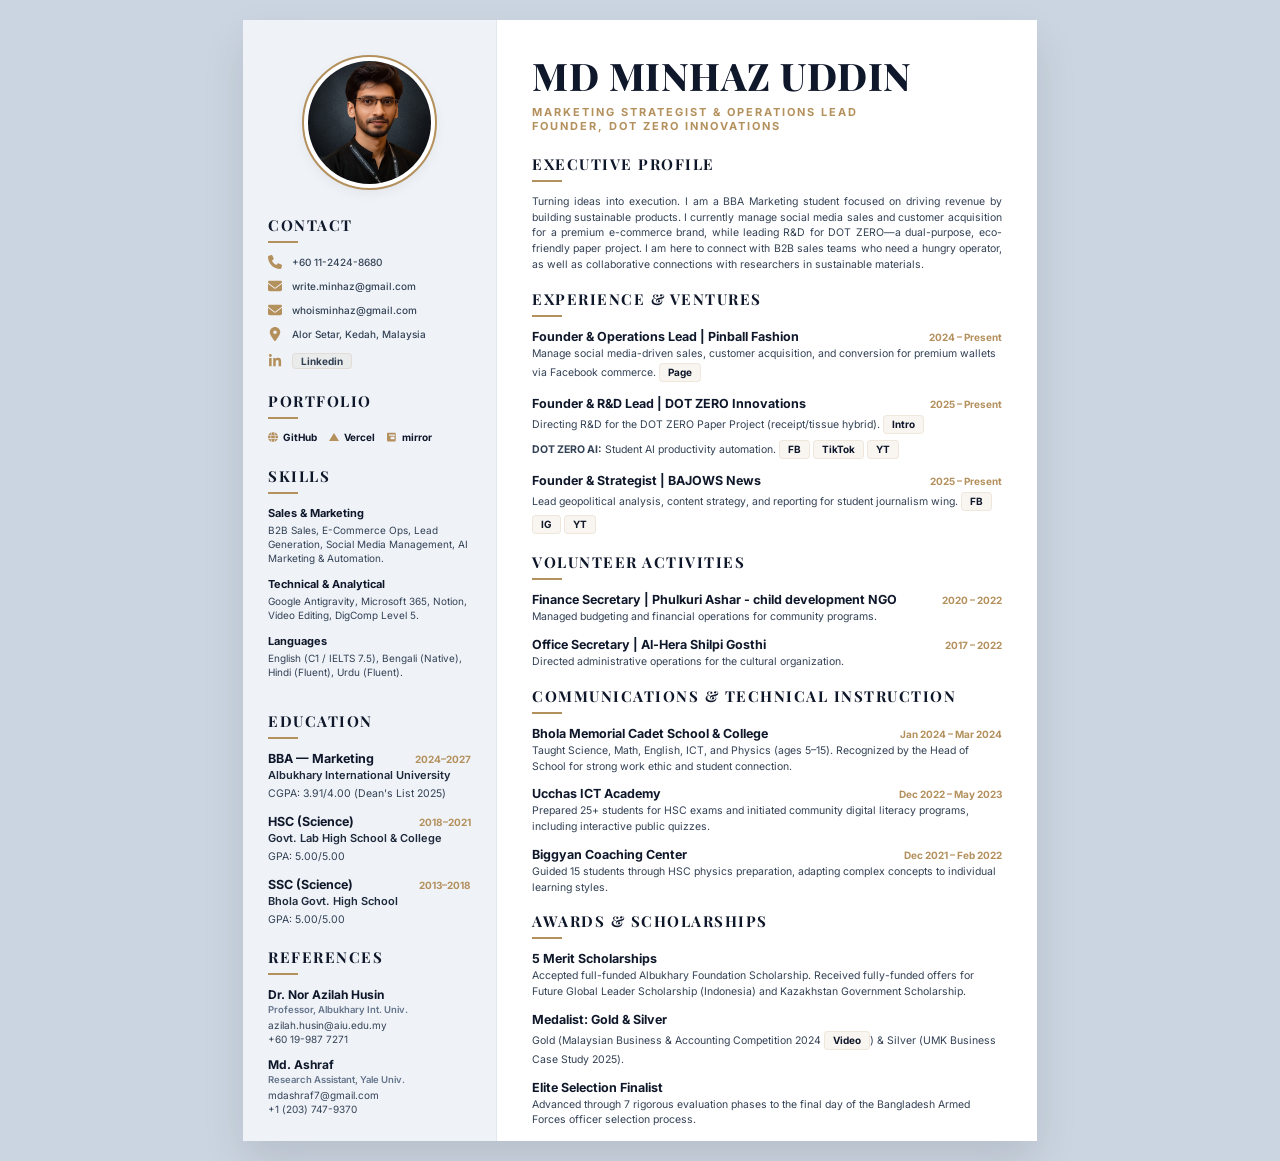
<file: MD_MINHAZ_UDDIN_Resume_Modern.html>
<!DOCTYPE html>
<html lang="en">
<head>
    <meta charset="UTF-8">
    <meta name="viewport" content="width=device-width, initial-scale=1.0">
    <title>MD MINHAZ UDDIN - Executive Resume</title>
    <link rel="preconnect" href="https://fonts.googleapis.com">
    <link rel="preconnect" href="https://fonts.gstatic.com" crossorigin>
    <link href="https://fonts.googleapis.com/css2?family=Inter:wght@300;400;500;600;700&family=Playfair+Display:wght@600;700;800&display=swap" rel="stylesheet">
    <style>
        :root {
            --navy: #0F172A;
            --navy-light: #1E293B;
            --gold: #B4905D;
            --text-main: #334155;
            --text-light: #64748B;
            --bg-left: #EFF3F8;
            --bg-right: #FFFFFF;
            --border-light: #E2E8F0;
        }

        * {
            box-sizing: border-box;
            margin: 0;
            padding: 0;
        }

        body {
            font-family: 'Inter', sans-serif;
            background-color: #CBD5E1;
            display: flex;
            justify-content: center;
            align-items: center;
            min-height: 100vh;
            padding: 20px;
            color: var(--text-main);
            -webkit-print-color-adjust: exact !important;
            print-color-adjust: exact !important;
        }

        .resume {
            width: 210mm;
            height: 296.5mm;
            background-color: var(--bg-right);
            display: flex;
            box-shadow: 0 20px 40px rgba(0, 0, 0, 0.1);
            position: relative;
            overflow: hidden;
        }

        @media print {
            body { background: #fff; padding: 0; }
            .resume { box-shadow: none; border: none; }
            @page { size: A4; margin: 0; }
        }

        /* Layout */
        .col-left {
            width: 32%;
            background-color: var(--bg-left);
            padding: 35px 25px;
            border-right: 1px solid var(--border-light);
            display: flex;
            flex-direction: column;
            gap: 20px;
        }

        .col-right {
            width: 68%;
            padding: 35px 35px;
            display: flex;
            flex-direction: column;
            gap: 16px;
        }

        /* Profile Photo */
        .profile-container {
            display: flex;
            justify-content: center;
            margin-bottom: 5px;
        }
        
        .profile-pic {
            width: 135px;
            height: 135px;
            border-radius: 50%;
            object-fit: cover;
            border: 2px solid var(--gold);
            padding: 4px;
            background-color: #fff;
            box-shadow: 0 4px 12px rgba(0,0,0,0.05);
        }

        /* Header (Right) */
        .header-right {
            margin-bottom: 5px;
        }

        .name {
            font-family: 'Playfair Display', serif;
            font-size: 38px;
            font-weight: 800;
            color: var(--navy);
            letter-spacing: 0.5px;
            text-transform: uppercase;
            line-height: 1.1;
            margin-bottom: 8px;
        }

        .subtitle {
            font-size: 11px;
            font-weight: 700;
            color: var(--gold);
            text-transform: uppercase;
            letter-spacing: 2px;
        }

        /* Section Titles */
        .section-title {
            font-family: 'Playfair Display', serif;
            font-size: 15px;
            font-weight: 700;
            color: var(--navy);
            text-transform: uppercase;
            letter-spacing: 1.5px;
            margin-bottom: 12px;
            display: flex;
            flex-direction: column;
            gap: 6px;
        }

        .section-title::after {
            content: '';
            width: 30px;
            height: 2px;
            background-color: var(--gold);
        }

        /* Contact Items */
        .contact-list {
            display: flex;
            flex-direction: column;
            gap: 10px;
        }

        .contact-item {
            display: flex;
            align-items: center;
            gap: 10px;
            font-size: 10px;
            color: var(--text-main);
            font-weight: 500;
        }

        .contact-icon {
            width: 14px;
            height: 14px;
            display: flex;
            align-items: center;
            justify-content: center;
            color: var(--gold);
            flex-shrink: 0;
        }

        .contact-icon svg {
            width: 100%;
            height: 100%;
            fill: currentColor;
        }

        .contact-item a {
            color: var(--text-main);
            text-decoration: none;
        }

        /* Portfolio Horizontal Links */
        .portfolio-links {
            display: flex;
            flex-wrap: wrap;
            gap: 12px;
        }

        .portfolio-link {
            font-size: 10px;
            font-weight: 700;
            color: var(--navy);
            text-decoration: none;
            display: inline-flex;
            align-items: center;
            gap: 5px;
            border-bottom: 1px solid transparent;
            padding-bottom: 2px;
        }

        .portfolio-link svg {
            width: 10px;
            height: 10px;
            fill: var(--gold);
        }

        .portfolio-link:hover {
            border-bottom-color: var(--gold);
        }

        /* Timelines & Items */
        .timeline {
            display: flex;
            flex-direction: column;
            gap: 12px;
        }

        .item-header {
            display: flex;
            justify-content: space-between;
            align-items: baseline;
            margin-bottom: 2px;
        }

        .item-title {
            font-size: 12.5px;
            font-weight: 700;
            color: var(--navy);
        }

        .item-date {
            font-size: 10px;
            font-weight: 700;
            color: var(--gold);
        }

        .item-subtitle {
            font-size: 11px;
            font-weight: 600;
            color: var(--navy-light);
            margin-bottom: 4px;
        }

        p, li, .text-block {
            font-size: 10.5px;
            line-height: 1.5;
            color: var(--text-main);
        }

        ul {
            padding-left: 14px;
            margin-top: 4px;
        }

        li {
            margin-bottom: 3px;
        }
        
        li::marker {
            color: var(--gold);
        }

        /* Embed Links - CTA Style */
        .embed-link {
            display: inline-flex;
            align-items: center;
            gap: 5px;
            color: var(--navy);
            background: rgba(180, 144, 93, 0.08);
            padding: 1px 8px;
            border-radius: 4px;
            font-weight: 700;
            text-decoration: none;
            font-size: 10px;
            transition: all 0.2s ease;
            margin: 2px 0;
            border: 1px solid rgba(180, 144, 93, 0.15);
        }

        .embed-link:hover {
            background: var(--gold);
            color: #fff;
            transform: translateY(-1px);
            box-shadow: 0 4px 10px rgba(180, 144, 93, 0.2);
            border-color: var(--gold);
        }

        .embed-link svg {
            width: 10px;
            height: 10px;
            fill: var(--gold);
            transition: fill 0.2s;
        }

        .embed-link:hover svg {
            fill: #fff;
        }

        /* Skills specific */
        .skill-group {
            margin-bottom: 12px;
        }
        
        .skill-group strong {
            display: block;
            font-size: 11px;
            font-weight: 700;
            color: var(--navy);
            margin-bottom: 3px;
        }

        .skill-group p {
            font-size: 10px;
            line-height: 1.4;
        }

        /* References */
        .ref-item {
            margin-bottom: 12px;
        }
        
        .ref-name {
            font-size: 12px;
            font-weight: 700;
            color: var(--navy);
            margin-bottom: 2px;
        }

        .ref-sub {
            font-size: 9.5px;
            font-weight: 600;
            color: var(--text-light);
            margin-bottom: 4px;
        }

        .ref-contact a, .ref-contact span {
            display: block;
            font-size: 10px;
            color: var(--text-main);
            text-decoration: none;
            margin-bottom: 2px;
        }

        .ref-contact a:hover {
            color: var(--gold);
        }

        .about-text {
            text-align: justify;
        }
    </style>
</head>
<body>
    <div class="resume">
        <!-- Left Column -->
        <div class="col-left">
            <div class="profile-container">
                <img src="assets/photo.jpg" alt="MD MINHAZ UDDIN" class="profile-pic">
            </div>

            <div>
                <div class="section-title">CONTACT</div>
                <div class="contact-list">
                    <div class="contact-item">
                        <div class="contact-icon"><svg viewBox="0 0 512 512"><path d="M164.9 24.6c-7.7-18.6-28-28.5-47.4-23.2l-88 24C12.1 30.2 0 46 0 64C0 311.4 200.6 512 448 512c18 0 33.8-12.1 38.6-29.5l24-88c5.3-19.4-4.6-39.7-23.2-47.4l-96-40c-16.3-6.8-35.2-2.1-46.3 11.6L304.7 368C234.3 334.7 177.3 277.7 144 207.3L193.3 167c13.7-11.2 18.4-30 11.6-46.3l-40-96z"/></svg></div>
                        <span>+60 11-2424-8680</span>
                    </div>
                    <div class="contact-item">
                        <div class="contact-icon"><svg viewBox="0 0 512 512"><path d="M48 64C21.5 64 0 85.5 0 112c0 15.1 7.1 29.3 19.2 38.4L236.8 313.6c11.4 8.5 27 8.5 38.4 0L492.8 150.4c12.1-9.1 19.2-23.3 19.2-38.4c0-26.5-21.5-48-48-48H48zM0 176V384c0 35.3 28.7 64 64 64H448c35.3 0 64-28.7 64-64V176L294.4 339.2c-22.8 17.1-54 17.1-76.8 0L0 176z"/></svg></div>
                        <a href="mailto:write.minhaz@gmail.com">write.minhaz@gmail.com</a>
                    </div>
                    <div class="contact-item">
                        <div class="contact-icon"><svg viewBox="0 0 512 512"><path d="M48 64C21.5 64 0 85.5 0 112c0 15.1 7.1 29.3 19.2 38.4L236.8 313.6c11.4 8.5 27 8.5 38.4 0L492.8 150.4c12.1-9.1 19.2-23.3 19.2-38.4c0-26.5-21.5-48-48-48H48zM0 176V384c0 35.3 28.7 64 64 64H448c35.3 0 64-28.7 64-64V176L294.4 339.2c-22.8 17.1-54 17.1-76.8 0L0 176z"/></svg></div>
                        <a href="mailto:whoisminhaz@gmail.com">whoisminhaz@gmail.com</a>
                    </div>
                    <div class="contact-item">
                        <div class="contact-icon"><svg viewBox="0 0 384 512"><path d="M215.7 499.2C267 435 384 279.4 384 192C384 86 298 0 192 0S0 86 0 192c0 87.4 117 243 168.3 307.2c12.3 15.3 35.1 15.3 47.4 0zM192 128a64 64 0 1 1 0 128 64 64 0 1 1 0-128z"/></svg></div>
                        <span>Alor Setar, Kedah, Malaysia</span>
                    </div>
                    <div class="contact-item">
                        <div class="contact-icon"><svg viewBox="0 0 448 512"><path d="M100.3 448H7.4V148.9h92.9zM53.8 108.1C24.1 108.1 0 83.5 0 53.8a53.8 53.8 0 0 1 107.6 0c0 29.7-24.1 54.3-53.8 54.3zM447.9 448h-92.7V302.4c0-34.7-.7-79.2-48.3-79.2-48.3 0-55.7 37.7-55.7 76.7V448h-92.8V148.9h89.1v40.8h1.3c12.4-23.5 42.7-48.3 87.9-48.3 94 0 111.3 61.9 111.3 142.3V448z"/></svg></div>
                        <a href="https://linkedin.com/in/whoisminhaz" target="_blank" class="embed-link">Linkedin</a>
                    </div>
                </div>
            </div>

            <div>
                <div class="section-title">PORTFOLIO</div>
                <div class="portfolio-links">
                    <a href="https://whoisminhaz.github.io/portfolio/" target="_blank" class="portfolio-link"><svg viewBox="0 0 512 512"><path d="M352 256c0 22.2-1.2 43.6-3.3 64H163.3c-2.2-20.4-3.3-41.8-3.3-64s1.2-43.6 3.3-64h185.4c2.2 20.4 3.3 41.8 3.3 64zm28.8-64h123.1c5.3 20.5 8.1 41.9 8.1 64s-2.8 43.5-8.1 64H380.8c2.1-20.6 3.2-42 3.2-64s-1.1-43.4-3.2-64zm112.6-32H376.7c-10-63.9-29.8-117.4-55.3-151.6c78.3 20.7 142 77.5 171.9 151.6zm-149.1 0H167.7c6.1-36.4 15.5-68.6 27-94.7c10.5-23.6 22.2-40.7 33.5-51.5C239.4 3.2 248.7 0 256 0s16.6 3.2 27.8 13.8c11.3 10.8 23 27.9 33.5 51.5c11.6 26 20.9 58.2 27 94.7zm-209 0H18.6C48.6 85.9 112.2 29.1 190.6 8.4C165.1 42.6 145.3 96.1 135.3 160zM8.1 192H131.2c-2.1 20.6-3.2 42-3.2 64s1.1 43.4 3.2 64H8.1C2.8 299.5 0 278.1 0 256s2.8-43.5 8.1-64zM194.7 446.6c-11.6-26-20.9-58.2-27-94.6h176.6c-6.1 36.4-15.5 68.6-27 94.6c-10.5 23.6-22.2 40.7-33.5 51.5C272.6 508.8 263.3 512 256 512s-16.6-3.2-27.8-13.8c-11.3-10.8-23-27.9-33.5-51.5zM135.3 352c10 63.9 29.8 117.4 55.3 151.6C112.2 482.9 48.6 426.1 18.6 352H135.3zm358.1 0c-29.9 74.1-93.6 130.9-171.9 151.6c25.5-34.2 45.2-87.7 55.3-151.6h116.6z"/></svg> GitHub</a>
                    <a href="https://whoisminhaz.vercel.app/" target="_blank" class="portfolio-link"><svg viewBox="0 0 512 512"><path d="M256 48L512 464H0L256 48z"/></svg> Vercel</a>
                    <a href="https://portfolio.whoisminhaz.workers.dev/" target="_blank" class="portfolio-link"><svg viewBox="0 0 512 512"><path d="M400 32H48C21.5 32 0 53.5 0 80v352c0 26.5 21.5 48 48 48h352c26.5 0 48-21.5 48-48V80c0-26.5-21.5-48-48-48zm-16.4 336H240.2c-35.1 0-63.5-28.5-63.5-63.6 0-35.1 28.5-63.6 63.5-63.6h143.4V368zM384 192H128c-17.7 0-32-14.3-32-32s14.3-32 32-32h256c17.7 0 32 14.3 32 32s-14.3 32-32 32z"/></svg> mirror</a>
                </div>
            </div>

            <div>
                <div class="section-title">SKILLS</div>
                <div class="skill-group">
                    <strong>Sales & Marketing</strong>
                    <p>B2B Sales, E-Commerce Ops, Lead Generation, Social Media Management, AI Marketing & Automation.</p>
                </div>
                <div class="skill-group">
                    <strong>Technical & Analytical</strong>
                    <p>Google Antigravity, Microsoft 365, Notion, Video Editing, DigComp Level 5.</p>
                </div>
                <div class="skill-group">
                    <strong>Languages</strong>
                    <p>English (C1 / IELTS 7.5), Bengali (Native), Hindi (Fluent), Urdu (Fluent).</p>
                </div>
            </div>

            <div>
                <div class="section-title">EDUCATION</div>
                <div class="timeline">
                    <div class="timeline-item">
                        <div class="item-header"><div class="item-title">BBA — Marketing</div><div class="item-date">2024–2027</div></div>
                        <div class="item-subtitle">Albukhary International University</div>
                        <p>CGPA: 3.91/4.00 (Dean's List 2025)</p>
                    </div>
                    <div class="timeline-item">
                        <div class="item-header"><div class="item-title">HSC (Science)</div><div class="item-date">2018–2021</div></div>
                        <div class="item-subtitle">Govt. Lab High School & College</div>
                        <p>GPA: 5.00/5.00</p>
                    </div>
                    <div class="timeline-item">
                        <div class="item-header"><div class="item-title">SSC (Science)</div><div class="item-date">2013–2018</div></div>
                        <div class="item-subtitle">Bhola Govt. High School</div>
                        <p>GPA: 5.00/5.00</p>
                    </div>
                </div>
            </div>

            <div>
                <div class="section-title">REFERENCES</div>
                <div class="ref-item">
                    <div class="ref-name">Dr. Nor Azilah Husin</div>
                    <div class="ref-sub">Professor, Albukhary Int. Univ.</div>
                    <div class="ref-contact">
                        <a href="mailto:azilah.husin@aiu.edu.my">azilah.husin@aiu.edu.my</a>
                        <span>+60 19-987 7271</span>
                    </div>
                </div>
                <div class="ref-item">
                    <div class="ref-name">Md. Ashraf</div>
                    <div class="ref-sub">Research Assistant, Yale Univ.</div>
                    <div class="ref-contact">
                        <a href="mailto:mdashraf7@gmail.com">mdashraf7@gmail.com</a>
                        <span>+1 (203) 747-9370</span>
                    </div>
                </div>
            </div>

        </div>

        <!-- Right Column -->
        <div class="col-right">
            <div class="header-right">
                <h1 class="name">MD MINHAZ UDDIN</h1>
                <h2 class="subtitle">Marketing Strategist & Operations Lead<br>Founder, DOT ZERO Innovations</h2>
            </div>

            <div>
                <div class="section-title">EXECUTIVE PROFILE</div>
                <p class="text-block about-text">Turning ideas into execution. I am a BBA Marketing student focused on driving revenue by building sustainable products. I currently manage social media sales and customer acquisition for a premium e-commerce brand, while leading R&D for DOT ZERO—a dual-purpose, eco-friendly paper project. I am here to connect with B2B sales teams who need a hungry operator, as well as collaborative connections with researchers in sustainable materials.</p>
            </div>

            <div>
                <div class="section-title">EXPERIENCE & VENTURES</div>
                <div class="timeline">
                    <div class="timeline-item">
                        <div class="item-header"><div class="item-title">Founder & Operations Lead | Pinball Fashion</div><div class="item-date">2024 – Present</div></div>
                        <p>Manage social media-driven sales, customer acquisition, and conversion for premium wallets via Facebook commerce. <a href="https://facebook.com/pinballfashion" target="_blank" class="embed-link">Page</a></p>
                    </div>
                    <div class="timeline-item">
                        <div class="item-header"><div class="item-title">Founder & R&D Lead | DOT ZERO Innovations</div><div class="item-date">2025 – Present</div></div>
                        <p>Directing R&D for the DOT ZERO Paper Project (receipt/tissue hybrid). <a href="https://youtu.be/qxXZ83TiXRM" target="_blank" class="embed-link">Intro</a></p>
                        <p style="margin-top:2px;"><strong>DOT ZERO AI:</strong> Student AI productivity automation. <a href="https://facebook.com/dotzeroai" target="_blank" class="embed-link">FB</a> <a href="https://tiktok.com/@dotzeroai" target="_blank" class="embed-link">TikTok</a> <a href="https://youtube.com/@dotzeroai" target="_blank" class="embed-link">YT</a></p>
                    </div>
                    <div class="timeline-item">
                        <div class="item-header"><div class="item-title">Founder & Strategist | BAJOWS News</div><div class="item-date">2025 – Present</div></div>
                        <p>Lead geopolitical analysis, content strategy, and reporting for student journalism wing. <a href="https://facebook.com/bajows" target="_blank" class="embed-link">FB</a> <a href="https://instagram.com/bajows.news" target="_blank" class="embed-link">IG</a> <a href="https://youtube.com/@bajows" target="_blank" class="embed-link">YT</a></p>
                    </div>
                </div>
            </div>

            <div>
                <div class="section-title">VOLUNTEER ACTIVITIES</div>
                <div class="timeline">
                    <div class="timeline-item">
                        <div class="item-header"><div class="item-title">Finance Secretary | Phulkuri Ashar - child development NGO</div><div class="item-date">2020 – 2022</div></div>
                        <p>Managed budgeting and financial operations for community programs.</p>
                    </div>
                    <div class="timeline-item">
                        <div class="item-header"><div class="item-title">Office Secretary | Al-Hera Shilpi Gosthi</div><div class="item-date">2017 – 2022</div></div>
                        <p>Directed administrative operations for the cultural organization.</p>
                    </div>
                </div>
            </div>

            <div>
                <div class="section-title">COMMUNICATIONS & TECHNICAL INSTRUCTION</div>
                <div class="timeline">
                    <div class="timeline-item">
                        <div class="item-header"><div class="item-title">Bhola Memorial Cadet School & College</div><div class="item-date">Jan 2024 – Mar 2024</div></div>
                        <p>Taught Science, Math, English, ICT, and Physics (ages 5–15). Recognized by the Head of School for strong work ethic and student connection.</p>
                    </div>
                    <div class="timeline-item">
                        <div class="item-header"><div class="item-title">Ucchas ICT Academy</div><div class="item-date">Dec 2022 – May 2023</div></div>
                        <p>Prepared 25+ students for HSC exams and initiated community digital literacy programs, including interactive public quizzes.</p>
                    </div>
                    <div class="timeline-item">
                        <div class="item-header"><div class="item-title">Biggyan Coaching Center</div><div class="item-date">Dec 2021 – Feb 2022</div></div>
                        <p>Guided 15 students through HSC physics preparation, adapting complex concepts to individual learning styles.</p>
                    </div>
                </div>
            </div>

            <div>
                <div class="section-title">AWARDS & SCHOLARSHIPS</div>
                <div class="timeline">
                    <div class="timeline-item">
                        <div class="item-header"><div class="item-title">5 Merit Scholarships</div></div>
                        <p>Accepted full-funded Albukhary Foundation Scholarship. Received fully-funded offers for Future Global Leader Scholarship (Indonesia) and Kazakhstan Government Scholarship.</p>
                    </div>
                    <div class="timeline-item">
                        <div class="item-header"><div class="item-title">Medalist: Gold & Silver</div></div>
                        <p>Gold (Malaysian Business & Accounting Competition 2024 <a href="https://youtu.be/0wphJN7NqiQ" target="_blank" class="embed-link">Video</a>) & Silver (UMK Business Case Study 2025).</p>
                    </div>
                    <div class="timeline-item">
                        <div class="item-header"><div class="item-title">Elite Selection Finalist</div></div>
                        <p>Advanced through 7 rigorous evaluation phases to the final day of the Bangladesh Armed Forces officer selection process.</p>
                    </div>
                </div>
            </div>

        </div>
    </div>
</body>
</html>
</file>
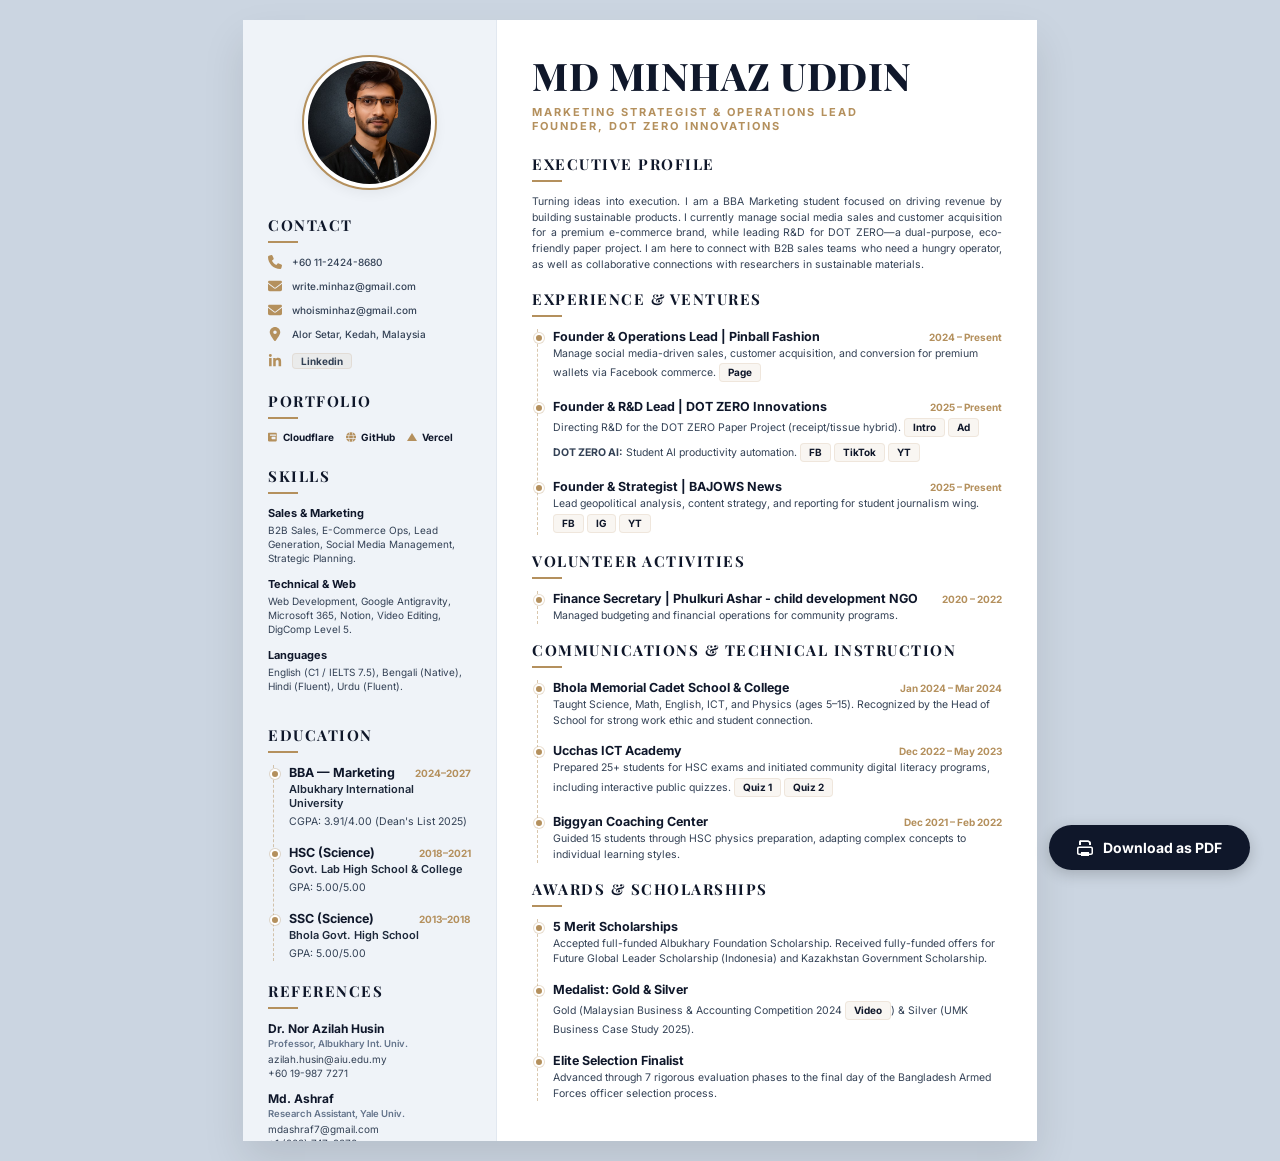
<file: resume.html>
<!DOCTYPE html>
<html lang="en">
<head>
    <meta charset="UTF-8">
    <meta name="viewport" content="width=device-width, initial-scale=1.0">
    <title>MD MINHAZ UDDIN - Executive Resume</title>
    <link rel="preconnect" href="https://fonts.googleapis.com">
    <link rel="preconnect" href="https://fonts.gstatic.com" crossorigin>
    <link href="https://fonts.googleapis.com/css2?family=Inter:wght@300;400;500;600;700&family=Playfair+Display:wght@600;700;800&display=swap" rel="stylesheet">
    <style>
        :root {
            --navy: #0F172A;
            --navy-light: #1E293B;
            --gold: #B4905D;
            --text-main: #334155;
            --text-light: #64748B;
            --bg-left: #EFF3F8;
            --bg-right: #FFFFFF;
            --border-light: #E2E8F0;
        }

        * {
            box-sizing: border-box;
            margin: 0;
            padding: 0;
        }

        body {
            font-family: 'Inter', sans-serif;
            background-color: #CBD5E1;
            display: flex;
            justify-content: center;
            align-items: center;
            min-height: 100vh;
            padding: 20px;
            color: var(--text-main);
            -webkit-print-color-adjust: exact !important;
            print-color-adjust: exact !important;
        }

        .resume {
            width: 210mm;
            height: 296.5mm;
            background-color: var(--bg-right);
            display: flex;
            box-shadow: 0 20px 40px rgba(0, 0, 0, 0.1);
            position: relative;
            overflow: hidden;
        }

        @media print {
            body { background: #fff; padding: 0; }
            .resume { box-shadow: none; border: none; }
            .print-btn { display: none !important; }
            @page { size: A4; margin: 0; }
        }

        /* Print Button */
        .print-btn {
            position: fixed;
            bottom: 30px;
            right: 30px;
            background: var(--navy);
            color: #fff;
            border: none;
            padding: 14px 28px;
            border-radius: 50px;
            font-size: 14px;
            font-weight: 700;
            font-family: 'Inter', sans-serif;
            cursor: pointer;
            display: flex;
            align-items: center;
            gap: 10px;
            box-shadow: 0 4px 15px rgba(0,0,0,0.2);
            transition: all 0.3s ease;
            z-index: 1000;
        }

        .print-btn:hover {
            background: var(--gold);
            transform: translateY(-3px);
            box-shadow: 0 8px 25px rgba(180, 144, 93, 0.4);
        }

        .print-btn svg {
            width: 16px;
            height: 16px;
            fill: currentColor;
        }

        /* Layout */
        .col-left {
            width: 32%;
            background-color: var(--bg-left);
            padding: 35px 25px;
            border-right: 1px solid var(--border-light);
            display: flex;
            flex-direction: column;
            gap: 20px;
        }

        .col-right {
            width: 68%;
            padding: 35px 35px;
            display: flex;
            flex-direction: column;
            gap: 16px;
        }

        /* Profile Photo */
        .profile-container {
            display: flex;
            justify-content: center;
            margin-bottom: 5px;
        }
        
        .profile-pic {
            width: 135px;
            height: 135px;
            border-radius: 50%;
            object-fit: cover;
            border: 2px solid var(--gold);
            padding: 4px;
            background-color: #fff;
            box-shadow: 0 4px 12px rgba(0,0,0,0.05);
        }

        /* Header (Right) */
        .header-right {
            margin-bottom: 5px;
        }

        .name {
            font-family: 'Playfair Display', serif;
            font-size: 38px;
            font-weight: 800;
            color: var(--navy);
            letter-spacing: 0.5px;
            text-transform: uppercase;
            line-height: 1.1;
            margin-bottom: 8px;
        }

        .subtitle {
            font-size: 11px;
            font-weight: 700;
            color: var(--gold);
            text-transform: uppercase;
            letter-spacing: 2px;
        }

        /* Section Titles */
        .section-title {
            font-family: 'Playfair Display', serif;
            font-size: 15px;
            font-weight: 700;
            color: var(--navy);
            text-transform: uppercase;
            letter-spacing: 1.5px;
            margin-bottom: 12px;
            display: flex;
            flex-direction: column;
            gap: 6px;
        }

        .section-title::after {
            content: '';
            width: 30px;
            height: 2px;
            background-color: var(--gold);
        }

        /* Contact Items */
        .contact-list {
            display: flex;
            flex-direction: column;
            gap: 10px;
        }

        .contact-item {
            display: flex;
            align-items: center;
            gap: 10px;
            font-size: 10px;
            color: var(--text-main);
            font-weight: 500;
        }

        .contact-icon {
            width: 14px;
            height: 14px;
            display: flex;
            align-items: center;
            justify-content: center;
            color: var(--gold);
            flex-shrink: 0;
        }

        .contact-icon svg {
            width: 100%;
            height: 100%;
            fill: currentColor;
        }

        .contact-item a {
            color: var(--text-main);
            text-decoration: none;
        }

        /* Portfolio Horizontal Links */
        .portfolio-links {
            display: flex;
            flex-wrap: wrap;
            gap: 12px;
        }

        .portfolio-link {
            font-size: 10px;
            font-weight: 700;
            color: var(--navy);
            text-decoration: none;
            display: inline-flex;
            align-items: center;
            gap: 5px;
            border-bottom: 1px solid transparent;
            padding-bottom: 2px;
        }

        .portfolio-link svg {
            width: 10px;
            height: 10px;
            fill: var(--gold);
        }

        .portfolio-link:hover {
            border-bottom-color: var(--gold);
        }

        /* Timelines & Items */
        .timeline {
            display: flex;
            flex-direction: column;
            gap: 15px;
            padding-left: 15px;
            border-left: 1px dashed rgba(180, 144, 93, 0.5);
            margin-left: 5px;
        }

        .timeline-item {
            position: relative;
        }

        .timeline-item::before {
            content: '';
            position: absolute;
            left: -19.5px;
            top: 4px;
            width: 6px;
            height: 6px;
            border-radius: 50%;
            background-color: var(--gold);
            border: 2px solid #fff;
            box-shadow: 0 0 0 1px rgba(180, 144, 93, 0.3);
        }

        .item-header {
            display: flex;
            justify-content: space-between;
            align-items: baseline;
            margin-bottom: 2px;
        }

        .item-title {
            font-size: 12.5px;
            font-weight: 700;
            color: var(--navy);
        }

        .item-date {
            font-size: 10px;
            font-weight: 700;
            color: var(--gold);
        }

        .item-subtitle {
            font-size: 11px;
            font-weight: 600;
            color: var(--navy-light);
            margin-bottom: 4px;
        }

        p, li, .text-block {
            font-size: 10.5px;
            line-height: 1.5;
            color: var(--text-main);
        }

        ul {
            padding-left: 14px;
            margin-top: 4px;
        }

        li {
            margin-bottom: 3px;
        }
        
        li::marker {
            color: var(--gold);
        }

        /* Embed Links - CTA Style */
        .embed-link {
            display: inline-flex;
            align-items: center;
            gap: 5px;
            color: var(--navy);
            background: rgba(180, 144, 93, 0.08);
            padding: 1px 8px;
            border-radius: 4px;
            font-weight: 700;
            text-decoration: none;
            font-size: 10px;
            transition: all 0.2s ease;
            margin: 2px 0;
            border: 1px solid rgba(180, 144, 93, 0.15);
        }

        .embed-link:hover {
            background: var(--gold);
            color: #fff;
            transform: translateY(-1px);
            box-shadow: 0 4px 10px rgba(180, 144, 93, 0.2);
            border-color: var(--gold);
        }

        .embed-link svg {
            width: 10px;
            height: 10px;
            fill: var(--gold);
            transition: fill 0.2s;
        }

        .embed-link:hover svg {
            fill: #fff;
        }

        /* Skills specific */
        .skill-group {
            margin-bottom: 12px;
        }
        
        .skill-group strong {
            display: block;
            font-size: 11px;
            font-weight: 700;
            color: var(--navy);
            margin-bottom: 3px;
        }

        .skill-group p {
            font-size: 10px;
            line-height: 1.4;
        }

        /* References */
        .ref-item {
            margin-bottom: 12px;
        }
        
        .ref-name {
            font-size: 12px;
            font-weight: 700;
            color: var(--navy);
            margin-bottom: 2px;
        }

        .ref-sub {
            font-size: 9.5px;
            font-weight: 600;
            color: var(--text-light);
            margin-bottom: 4px;
        }

        .ref-contact a, .ref-contact span {
            display: block;
            font-size: 10px;
            color: var(--text-main);
            text-decoration: none;
            margin-bottom: 2px;
        }

        .ref-contact a:hover {
            color: var(--gold);
        }

        .about-text {
            text-align: justify;
        }
    </style>
</head>
<body>
    <!-- Floating Download Button -->
    <button onclick="window.print()" class="print-btn">
        <svg viewBox="0 0 512 512"><path d="M128 0C92.7 0 64 28.7 64 64v96h64V64H354.7L384 93.3V160h64V93.3c0-17-6.7-33.3-18.7-45.3L400 29.3C388 17.3 371.7 10.7 354.7 10.7H128zM512 272c0-35.3-28.7-64-64-64H64c-35.3 0-64 28.7-64 64v144c0 35.3 28.7 64 64 64h64v-48H64c-8.8 0-16-7.2-16-16V272c0-8.8 7.2-16 16-16h384c8.8 0 16 7.2 16 16v144c0 8.8-7.2 16-16 16h-64v48h64c35.3 0 64-28.7 64-64V272zM128 384v128h256V384H128z"/></svg>
        Download as PDF
    </button>

    <div class="resume">
        <!-- Left Column -->
        <div class="col-left">
            <div class="profile-container">
                <img src="assets/photo.jpg" alt="MD MINHAZ UDDIN" class="profile-pic">
            </div>

            <div>
                <div class="section-title">CONTACT</div>
                <div class="contact-list">
                    <div class="contact-item">
                        <div class="contact-icon"><svg viewBox="0 0 512 512"><path d="M164.9 24.6c-7.7-18.6-28-28.5-47.4-23.2l-88 24C12.1 30.2 0 46 0 64C0 311.4 200.6 512 448 512c18 0 33.8-12.1 38.6-29.5l24-88c5.3-19.4-4.6-39.7-23.2-47.4l-96-40c-16.3-6.8-35.2-2.1-46.3 11.6L304.7 368C234.3 334.7 177.3 277.7 144 207.3L193.3 167c13.7-11.2 18.4-30 11.6-46.3l-40-96z"/></svg></div>
                        <span>+60 11-2424-8680</span>
                    </div>
                    <div class="contact-item">
                        <div class="contact-icon"><svg viewBox="0 0 512 512"><path d="M48 64C21.5 64 0 85.5 0 112c0 15.1 7.1 29.3 19.2 38.4L236.8 313.6c11.4 8.5 27 8.5 38.4 0L492.8 150.4c12.1-9.1 19.2-23.3 19.2-38.4c0-26.5-21.5-48-48-48H48zM0 176V384c0 35.3 28.7 64 64 64H448c35.3 0 64-28.7 64-64V176L294.4 339.2c-22.8 17.1-54 17.1-76.8 0L0 176z"/></svg></div>
                        <a href="mailto:write.minhaz@gmail.com">write.minhaz@gmail.com</a>
                    </div>
                    <div class="contact-item">
                        <div class="contact-icon"><svg viewBox="0 0 512 512"><path d="M48 64C21.5 64 0 85.5 0 112c0 15.1 7.1 29.3 19.2 38.4L236.8 313.6c11.4 8.5 27 8.5 38.4 0L492.8 150.4c12.1-9.1 19.2-23.3 19.2-38.4c0-26.5-21.5-48-48-48H48zM0 176V384c0 35.3 28.7 64 64 64H448c35.3 0 64-28.7 64-64V176L294.4 339.2c-22.8 17.1-54 17.1-76.8 0L0 176z"/></svg></div>
                        <a href="mailto:whoisminhaz@gmail.com">whoisminhaz@gmail.com</a>
                    </div>
                    <div class="contact-item">
                        <div class="contact-icon"><svg viewBox="0 0 384 512"><path d="M215.7 499.2C267 435 384 279.4 384 192C384 86 298 0 192 0S0 86 0 192c0 87.4 117 243 168.3 307.2c12.3 15.3 35.1 15.3 47.4 0zM192 128a64 64 0 1 1 0 128 64 64 0 1 1 0-128z"/></svg></div>
                        <span>Alor Setar, Kedah, Malaysia</span>
                    </div>
                    <div class="contact-item">
                        <div class="contact-icon"><svg viewBox="0 0 448 512"><path d="M100.3 448H7.4V148.9h92.9zM53.8 108.1C24.1 108.1 0 83.5 0 53.8a53.8 53.8 0 0 1 107.6 0c0 29.7-24.1 54.3-53.8 54.3zM447.9 448h-92.7V302.4c0-34.7-.7-79.2-48.3-79.2-48.3 0-55.7 37.7-55.7 76.7V448h-92.8V148.9h89.1v40.8h1.3c12.4-23.5 42.7-48.3 87.9-48.3 94 0 111.3 61.9 111.3 142.3V448z"/></svg></div>
                        <a href="https://linkedin.com/in/whoisminhaz" target="_blank" class="embed-link">Linkedin</a>
                    </div>
                </div>
            </div>

            <div>
                <div class="section-title">PORTFOLIO</div>
                <div class="portfolio-links">
                    <a href="https://portfolio.whoisminhaz.workers.dev/" target="_blank" class="portfolio-link"><svg viewBox="0 0 512 512"><path d="M400 32H48C21.5 32 0 53.5 0 80v352c0 26.5 21.5 48 48 48h352c26.5 0 48-21.5 48-48V80c0-26.5-21.5-48-48-48zm-16.4 336H240.2c-35.1 0-63.5-28.5-63.5-63.6 0-35.1 28.5-63.6 63.5-63.6h143.4V368zM384 192H128c-17.7 0-32-14.3-32-32s14.3-32 32-32h256c17.7 0 32 14.3 32 32s-14.3 32-32 32z"/></svg> Cloudflare</a>
                    <a href="https://whoisminhaz.github.io/portfolio/" target="_blank" class="portfolio-link"><svg viewBox="0 0 512 512"><path d="M352 256c0 22.2-1.2 43.6-3.3 64H163.3c-2.2-20.4-3.3-41.8-3.3-64s1.2-43.6 3.3-64h185.4c2.2 20.4 3.3 41.8 3.3 64zm28.8-64h123.1c5.3 20.5 8.1 41.9 8.1 64s-2.8 43.5-8.1 64H380.8c2.1-20.6 3.2-42 3.2-64s-1.1-43.4-3.2-64zm112.6-32H376.7c-10-63.9-29.8-117.4-55.3-151.6c78.3 20.7 142 77.5 171.9 151.6zm-149.1 0H167.7c6.1-36.4 15.5-68.6 27-94.7c10.5-23.6 22.2-40.7 33.5-51.5C239.4 3.2 248.7 0 256 0s16.6 3.2 27.8 13.8c11.3 10.8 23 27.9 33.5 51.5c11.6 26 20.9 58.2 27 94.7zm-209 0H18.6C48.6 85.9 112.2 29.1 190.6 8.4C165.1 42.6 145.3 96.1 135.3 160zM8.1 192H131.2c-2.1 20.6-3.2 42-3.2 64s1.1 43.4 3.2 64H8.1C2.8 299.5 0 278.1 0 256s2.8-43.5 8.1-64zM194.7 446.6c-11.6-26-20.9-58.2-27-94.6h176.6c-6.1 36.4-15.5 68.6-27 94.6c-10.5 23.6-22.2 40.7-33.5 51.5C272.6 508.8 263.3 512 256 512s-16.6-3.2-27.8-13.8c-11.3-10.8-23-27.9-33.5-51.5zM135.3 352c10 63.9 29.8 117.4 55.3 151.6C112.2 482.9 48.6 426.1 18.6 352H135.3zm358.1 0c-29.9 74.1-93.6 130.9-171.9 151.6c25.5-34.2 45.2-87.7 55.3-151.6h116.6z"/></svg> GitHub</a>
                    <a href="https://whoisminhaz.vercel.app/" target="_blank" class="portfolio-link"><svg viewBox="0 0 512 512"><path d="M256 48L512 464H0L256 48z"/></svg> Vercel</a>
                </div>
            </div>

            <div>
                <div class="section-title">SKILLS</div>
                <div class="skill-group">
                    <strong>Sales & Marketing</strong>
                    <p>B2B Sales, E-Commerce Ops, Lead Generation, Social Media Management, Strategic Planning.</p>
                </div>
                <div class="skill-group">
                    <strong>Technical & Web</strong>
                    <p>Web Development, Google Antigravity, Microsoft 365, Notion, Video Editing, DigComp Level 5.</p>
                </div>
                <div class="skill-group">
                    <strong>Languages</strong>
                    <p>English (C1 / IELTS 7.5), Bengali (Native), Hindi (Fluent), Urdu (Fluent).</p>
                </div>
            </div>

            <div>
                <div class="section-title">EDUCATION</div>
                <div class="timeline">
                    <div class="timeline-item">
                        <div class="item-header"><div class="item-title">BBA — Marketing</div><div class="item-date">2024–2027</div></div>
                        <div class="item-subtitle">Albukhary International University</div>
                        <p>CGPA: 3.91/4.00 (Dean's List 2025)</p>
                    </div>
                    <div class="timeline-item">
                        <div class="item-header"><div class="item-title">HSC (Science)</div><div class="item-date">2018–2021</div></div>
                        <div class="item-subtitle">Govt. Lab High School & College</div>
                        <p>GPA: 5.00/5.00</p>
                    </div>
                    <div class="timeline-item">
                        <div class="item-header"><div class="item-title">SSC (Science)</div><div class="item-date">2013–2018</div></div>
                        <div class="item-subtitle">Bhola Govt. High School</div>
                        <p>GPA: 5.00/5.00</p>
                    </div>
                </div>
            </div>

            <div>
                <div class="section-title">REFERENCES</div>
                <div class="ref-item">
                    <div class="ref-name">Dr. Nor Azilah Husin</div>
                    <div class="ref-sub">Professor, Albukhary Int. Univ.</div>
                    <div class="ref-contact">
                        <a href="mailto:azilah.husin@aiu.edu.my">azilah.husin@aiu.edu.my</a>
                        <span>+60 19-987 7271</span>
                    </div>
                </div>
                <div class="ref-item">
                    <div class="ref-name">Md. Ashraf</div>
                    <div class="ref-sub">Research Assistant, Yale Univ.</div>
                    <div class="ref-contact">
                        <a href="mailto:mdashraf7@gmail.com">mdashraf7@gmail.com</a>
                        <span>+1 (203) 747-9370</span>
                    </div>
                </div>
            </div>

        </div>

        <!-- Right Column -->
        <div class="col-right">
            <div class="header-right">
                <h1 class="name">MD MINHAZ UDDIN</h1>
                <h2 class="subtitle">Marketing Strategist & Operations Lead<br>Founder, DOT ZERO Innovations</h2>
            </div>

            <div>
                <div class="section-title">EXECUTIVE PROFILE</div>
                <p class="text-block about-text">Turning ideas into execution. I am a BBA Marketing student focused on driving revenue by building sustainable products. I currently manage social media sales and customer acquisition for a premium e-commerce brand, while leading R&D for DOT ZERO—a dual-purpose, eco-friendly paper project. I am here to connect with B2B sales teams who need a hungry operator, as well as collaborative connections with researchers in sustainable materials.</p>
            </div>

            <div>
                <div class="section-title">EXPERIENCE & VENTURES</div>
                <div class="timeline">
                    <div class="timeline-item">
                        <div class="item-header"><div class="item-title">Founder & Operations Lead | Pinball Fashion</div><div class="item-date">2024 – Present</div></div>
                        <p>Manage social media-driven sales, customer acquisition, and conversion for premium wallets via Facebook commerce. <a href="https://facebook.com/pinballfashion" target="_blank" class="embed-link">Page</a></p>
                    </div>
                    <div class="timeline-item">
                        <div class="item-header"><div class="item-title">Founder & R&D Lead | DOT ZERO Innovations</div><div class="item-date">2025 – Present</div></div>
                        <p>Directing R&D for the DOT ZERO Paper Project (receipt/tissue hybrid). <a href="https://youtu.be/MXJiqi4hmmM" target="_blank" class="embed-link">Intro</a> <a href="https://youtu.be/qxXZ83TiXRM" target="_blank" class="embed-link">Ad</a></p>
                        <p style="margin-top:2px;"><strong>DOT ZERO AI:</strong> Student AI productivity automation. <a href="https://facebook.com/dotzeroai" target="_blank" class="embed-link">FB</a> <a href="https://tiktok.com/@dotzeroai" target="_blank" class="embed-link">TikTok</a> <a href="https://youtube.com/@dotzeroai" target="_blank" class="embed-link">YT</a></p>
                    </div>
                    <div class="timeline-item">
                        <div class="item-header"><div class="item-title">Founder & Strategist | BAJOWS News</div><div class="item-date">2025 – Present</div></div>
                        <p>Lead geopolitical analysis, content strategy, and reporting for student journalism wing. <a href="https://facebook.com/bajows" target="_blank" class="embed-link">FB</a> <a href="https://instagram.com/bajows.news" target="_blank" class="embed-link">IG</a> <a href="https://youtube.com/@bajows" target="_blank" class="embed-link">YT</a></p>
                    </div>
                </div>
            </div>

            <div>
                <div class="section-title">VOLUNTEER ACTIVITIES</div>
                <div class="timeline">
                    <div class="timeline-item">
                        <div class="item-header"><div class="item-title">Finance Secretary | Phulkuri Ashar - child development NGO</div><div class="item-date">2020 – 2022</div></div>
                        <p>Managed budgeting and financial operations for community programs.</p>
                    </div>
                </div>
            </div>

            <div>
                <div class="section-title">COMMUNICATIONS & TECHNICAL INSTRUCTION</div>
                <div class="timeline">
                    <div class="timeline-item">
                        <div class="item-header"><div class="item-title">Bhola Memorial Cadet School & College</div><div class="item-date">Jan 2024 – Mar 2024</div></div>
                        <p>Taught Science, Math, English, ICT, and Physics (ages 5–15). Recognized by the Head of School for strong work ethic and student connection.</p>
                    </div>
                    <div class="timeline-item">
                        <div class="item-header"><div class="item-title">Ucchas ICT Academy</div><div class="item-date">Dec 2022 – May 2023</div></div>
                        <p>Prepared 25+ students for HSC exams and initiated community digital literacy programs, including interactive public quizzes. <a href="https://www.facebook.com/share/v/1GdVKYYxKZ/" target="_blank" class="embed-link">Quiz 1</a> <a href="https://www.facebook.com/share/v/158mvcBEVn" target="_blank" class="embed-link">Quiz 2</a></p>
                    </div>
                    <div class="timeline-item">
                        <div class="item-header"><div class="item-title">Biggyan Coaching Center</div><div class="item-date">Dec 2021 – Feb 2022</div></div>
                        <p>Guided 15 students through HSC physics preparation, adapting complex concepts to individual learning styles.</p>
                    </div>
                </div>
            </div>

            <div>
                <div class="section-title">AWARDS & SCHOLARSHIPS</div>
                <div class="timeline">
                    <div class="timeline-item">
                        <div class="item-header"><div class="item-title">5 Merit Scholarships</div></div>
                        <p>Accepted full-funded Albukhary Foundation Scholarship. Received fully-funded offers for Future Global Leader Scholarship (Indonesia) and Kazakhstan Government Scholarship.</p>
                    </div>
                    <div class="timeline-item">
                        <div class="item-header"><div class="item-title">Medalist: Gold & Silver</div></div>
                        <p>Gold (Malaysian Business & Accounting Competition 2024 <a href="https://youtu.be/0wphJN7NqiQ" target="_blank" class="embed-link">Video</a>) & Silver (UMK Business Case Study 2025).</p>
                    </div>
                    <div class="timeline-item">
                        <div class="item-header"><div class="item-title">Elite Selection Finalist</div></div>
                        <p>Advanced through 7 rigorous evaluation phases to the final day of the Bangladesh Armed Forces officer selection process.</p>
                    </div>
                </div>
            </div>

        </div>
    </div>
</body>
</html>
</file>
